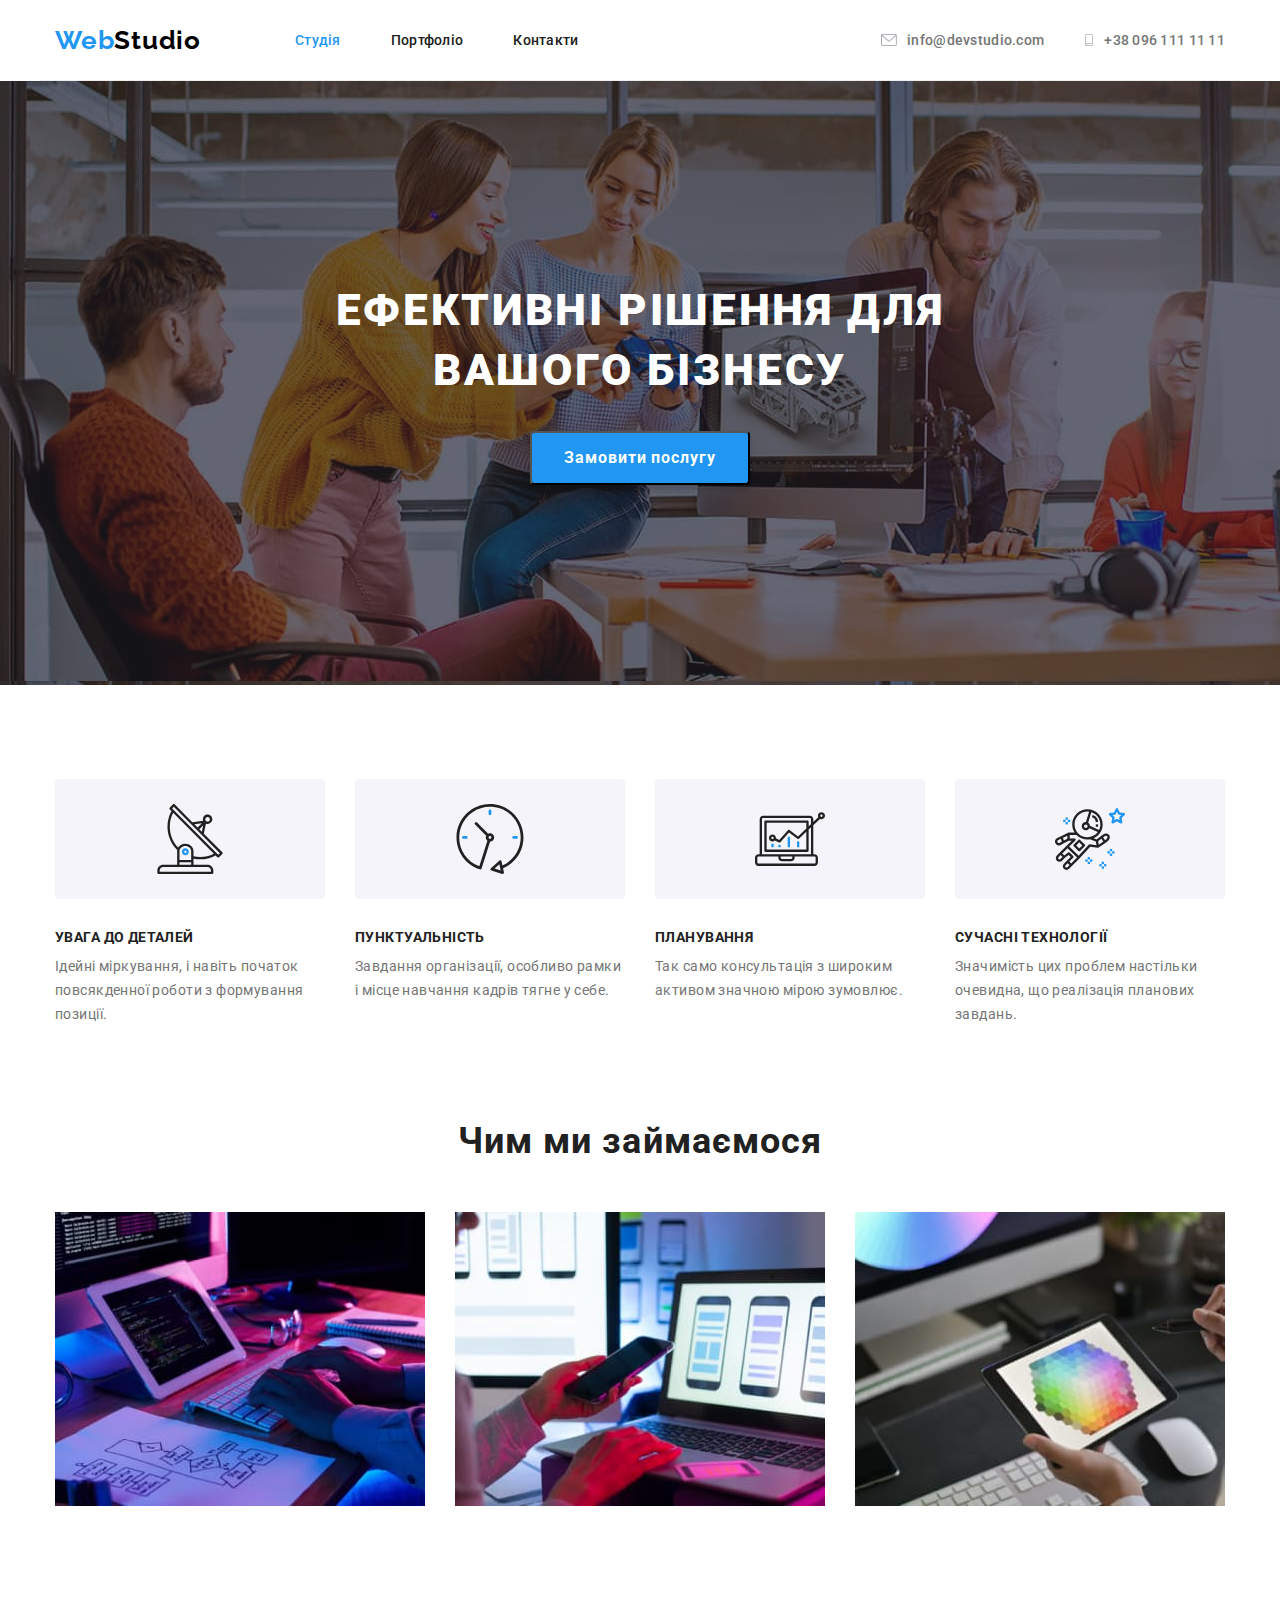
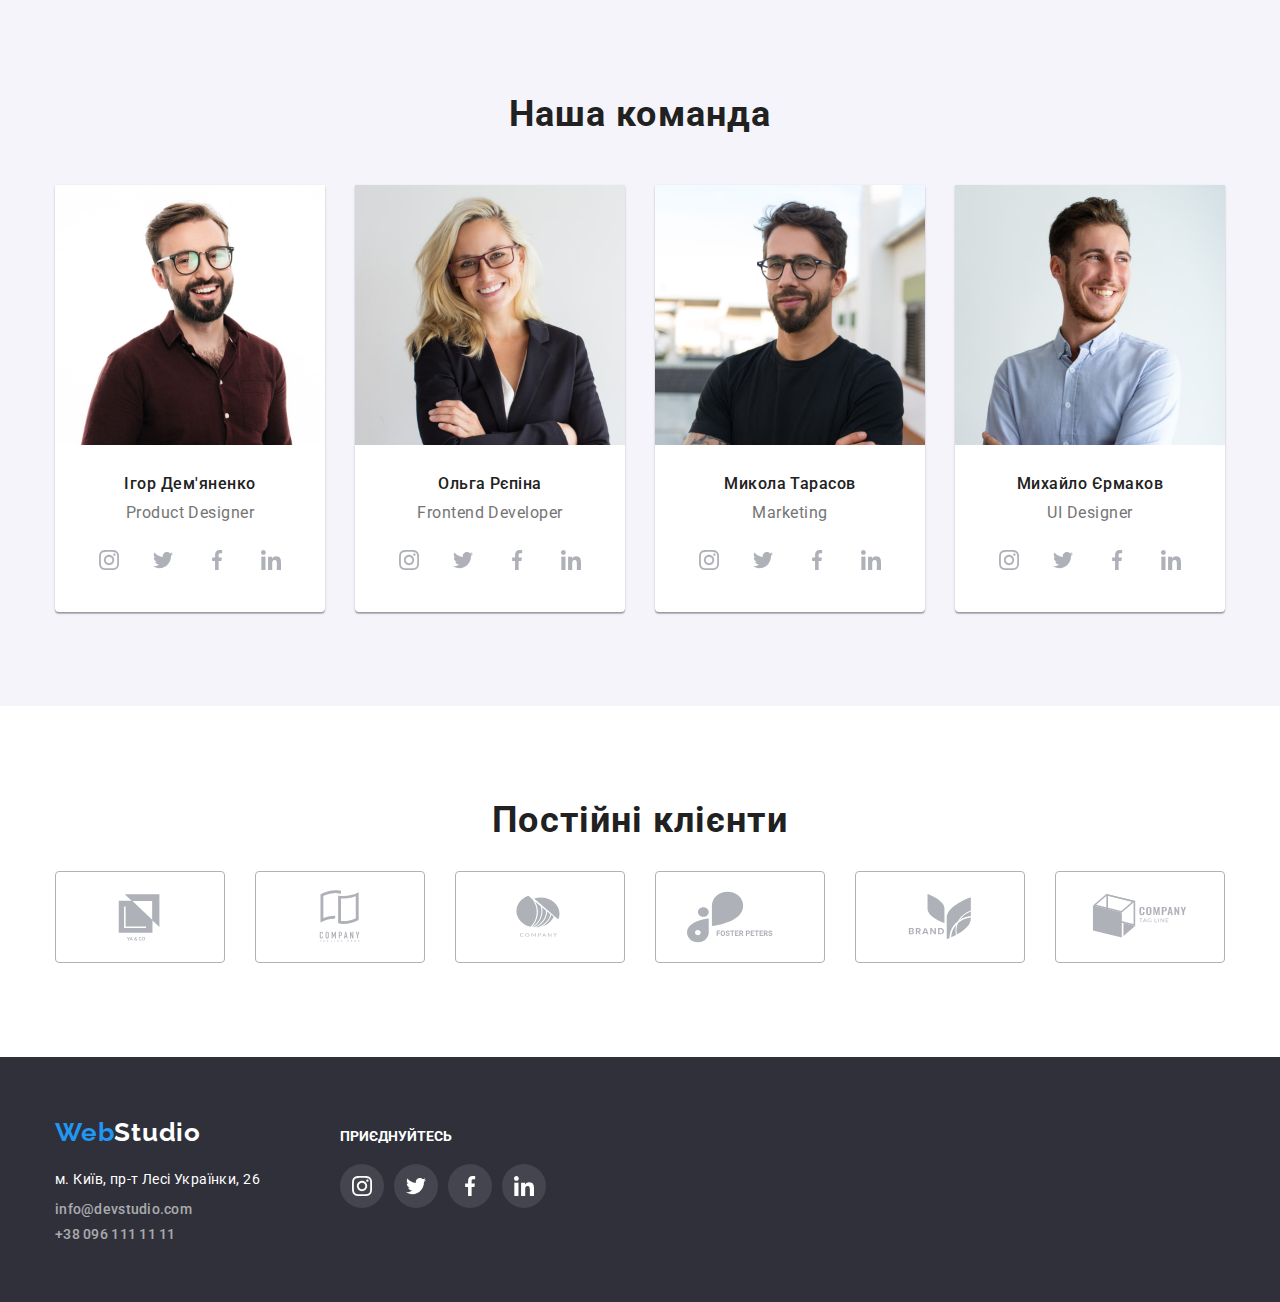
<file: index.html>
<!DOCTYPE html>
<html lang="uk">
  <head>
    <meta charset="UTF-8" />
    <meta http-equiv="X-UA-Compatible" content="IE=edge" />
    <meta name="viewport" content="width=device-width, initial-scale=1.0" />
    <title>WebStudio</title>
    <link rel="preconnect" href="https://fonts.googleapis.com" />
    <link rel="preconnect" href="https://fonts.gstatic.com" crossorigin />
    <link
      href="https://fonts.googleapis.com/css2?family=Raleway:wght@700&family=Roboto:wght@400;500;700;900&display=swap"
      rel="stylesheet"
    />
    <link
      rel="stylesheet"
      href="https://cdnjs.cloudflare.com/ajax/libs/modern-normalize/2.0.0/modern-normalize.min.css"
    />
    <link rel="stylesheet" href="./css/style.css" />
  </head>

  <body>
    <!-- Шапка сторінки -->
    <header class="header">
      <div class="container header-section">
        <nav>
          <a class="header-logo" href="./index.html"
            ><span class="accent">Web</span>Studio</a
          >
          <ul class="nav-header">
            <li>
              <a class="header-link current" href="./index.html">Студія</a>
            </li>
            <li>
              <a class="header-link" href="./portfolio.html">Портфоліо</a>
            </li>
            <li><a class="header-link" href="#Contacts">Контакти</a></li>
          </ul>
        </nav>
        <ul class="nav-header-contacts">
          <li>
            <a class="contact-link" href="mailto:info@devstudio.com">
              <svg class="contact-link-icon-mail">
                <use href="./sprite.svg#mail"></use>
              </svg>
              info@devstudio.com</a
            >
          </li>
          <li>
            <a class="contact-link" href="tel:+380961111111"
              ><svg class="contact-link-icon-phone">
                <use href="./sprite.svg#phone"></use>
              </svg>
              +38 096 111 11 11</a
            >
          </li>
        </ul>
      </div>
    </header>

    <!-- Унікальний контент сторінки -->
    <main class="main">
      <section class="section-first">
        <div class="container">
          <h1>Ефективні рішення для вашого бізнесу</h1>
          <button type="button">Замовити послугу</button>
        </div>
      </section>
      <section class="section-second">
        <!-- Переваги -->
        <div class="container">
          <h2 class="hidden">Переваги</h2>
          <ul>
            <li>
              <div class="sprite-bg">
                <svg class="sprite-icon">
                  <use href="./sprite.svg#antenna"></use>
                </svg>
              </div>
              <h3>Увага до деталей</h3>
              <p>
                Ідейні міркування, і навіть початок повсякденної роботи з
                формування позиції.
              </p>
            </li>
            <li>
              <div class="sprite-bg">
                <svg class="sprite-icon">
                  <use href="./sprite.svg#clock"></use>
                </svg>
              </div>
              <h3>Пунктуальність</h3>
              <p>
                Завдання організації, особливо рамки і місце навчання кадрів
                тягне у себе.
              </p>
            </li>
            <li>
              <div class="sprite-bg">
                <svg class="sprite-icon">
                  <use href="./sprite.svg#diagram"></use>
                </svg>
              </div>
              <h3>Планування</h3>
              <p>
                Так само консультація з широким активом значною мірою зумовлює.
              </p>
            </li>
            <li>
              <div class="sprite-bg">
                <svg class="sprite-icon">
                  <use href="./sprite.svg#astronaut"></use>
                </svg>
              </div>
              <h3>Сучасні технології</h3>
              <p>
                Значимість цих проблем настільки очевидна, що реалізація
                планових завдань.
              </p>
            </li>
          </ul>
        </div>
      </section>
      <section class="section-third">
        <div class="container">
          <h2>Чим ми займаємося</h2>
          <ul>
            <li>
              <img
                src="./img/foto1.jpg"
                alt="Програмує"
                width="370"
                height="294"
              />
            </li>
            <li>
              <img
                src="./img/foto2.jpg"
                alt="Перевіряє"
                width="370"
                height="294"
              />
            </li>
            <li>
              <img
                src="./img/foto3.jpg"
                alt="Обирає колір"
                width="370"
                height="294"
              />
            </li>
          </ul>
        </div>
      </section>
      <section class="section-team">
        <div class="container">
          <h2>Наша команда</h2>
          <ul class="section-team-box">
            <li class="section-team-list">
              <img
                src="./img/Igor.jpg"
                alt="Ігор Дем'яненко"
                width="270"
                height="260"
              />
              <div class="section-team-text">
                <h3>Ігор Дем'яненко</h3>
                <p>Product Designer</p>
                <ul class="section-team-icon">
                  <li>
                    <a href="#">
                      <svg>
                        <use href="./sprite.svg#instagram"></use>
                      </svg>
                    </a>
                  </li>
                  <li>
                    <a href="#">
                      <svg>
                        <use href="./sprite.svg#twitter"></use>
                      </svg>
                    </a>
                  </li>
                  <li>
                    <a href="#">
                      <svg>
                        <use href="./sprite.svg#facebook"></use>
                      </svg>
                    </a>
                  </li>
                  <li>
                    <a href="#">
                      <svg>
                        <use href="./sprite.svg#linkedin"></use>
                      </svg>
                    </a>
                  </li>
                </ul>
              </div>
            </li>
            <li class="section-team-list">
              <img
                src="./img/Olga.jpg"
                alt="Ольга Рєпіна"
                width="270"
                height="260"
              />
              <div class="section-team-text">
                <h3>Ольга Рєпіна</h3>
                <p>Frontend Developer</p>
                <ul class="section-team-icon">
                  <li>
                    <a href="#">
                      <svg>
                        <use href="./sprite.svg#instagram"></use>
                      </svg>
                    </a>
                  </li>
                  <li>
                    <a href="#">
                      <svg>
                        <use href="./sprite.svg#twitter"></use>
                      </svg>
                    </a>
                  </li>
                  <li>
                    <a href="#">
                      <svg>
                        <use href="./sprite.svg#facebook"></use>
                      </svg>
                    </a>
                  </li>
                  <li>
                    <a href="#">
                      <svg>
                        <use href="./sprite.svg#linkedin"></use>
                      </svg>
                    </a>
                  </li>
                </ul>
              </div>
            </li>
            <li class="section-team-list">
              <img
                src="./img/Muhailo.jpg"
                alt="Микола Тарасов"
                width="270"
                height="260"
              />
              <div class="section-team-text">
                <h3>Микола Тарасов</h3>
                <p>Marketing</p>
                <ul class="section-team-icon">
                  <li>
                    <a href="#">
                      <svg>
                        <use href="./sprite.svg#instagram"></use>
                      </svg>
                    </a>
                  </li>
                  <li>
                    <a href="#">
                      <svg>
                        <use href="./sprite.svg#twitter"></use>
                      </svg>
                    </a>
                  </li>
                  <li>
                    <a href="#">
                      <svg>
                        <use href="./sprite.svg#facebook"></use>
                      </svg>
                    </a>
                  </li>
                  <li>
                    <a href="#">
                      <svg>
                        <use href="./sprite.svg#linkedin"></use>
                      </svg>
                    </a>
                  </li>
                </ul>
              </div>
            </li>
            <li class="section-team-list">
              <img
                src="./img/Mukola.jpg"
                alt="Михайло Єрмаков"
                width="270"
                height="260"
              />
              <div class="section-team-text">
                <h3>Михайло Єрмаков</h3>
                <p>UI Designer</p>
                <ul class="section-team-icon">
                  <li>
                    <a href="#">
                      <svg>
                        <use href="./sprite.svg#instagram"></use>
                      </svg>
                    </a>
                  </li>
                  <li>
                    <a href="#">
                      <svg>
                        <use href="./sprite.svg#twitter"></use>
                      </svg>
                    </a>
                  </li>
                  <li>
                    <a href="#">
                      <svg>
                        <use href="./sprite.svg#facebook"></use>
                      </svg>
                    </a>
                  </li>
                  <li>
                    <a href="#">
                      <svg>
                        <use href="./sprite.svg#linkedin"></use>
                      </svg>
                    </a>
                  </li>
                </ul>
              </div>
            </li>
          </ul>
        </div>
      </section>
      <section class="partners">
        <div class="container">
          <h2>Постійні клієнти</h2>
          <ul>
            <li>
              <a href="#">
                <svg>
                  <use href="./sprite.svg#logo1"></use>
                </svg>
              </a>
            </li>
            <li>
              <a href="#">
                <svg>
                  <use href="./sprite.svg#logo2"></use>
                </svg>
              </a>
            </li>
            <li>
              <a href="#">
                <svg>
                  <use href="./sprite.svg#logo3"></use>
                </svg>
              </a>
            </li>
            <li>
              <a href="#">
                <svg>
                  <use href="./sprite.svg#logo4"></use>
                </svg>
              </a>
            </li>
            <li>
              <a href="#">
                <svg>
                  <use href="./sprite.svg#logo5"></use>
                </svg>
              </a>
            </li>
            <li>
              <a href="#">
                <svg>
                  <use href="./sprite.svg#logo6"></use>
                </svg>
              </a>
            </li>
          </ul>
        </div>
      </section>
    </main>

    <!-- Підвал сторінки -->
    <footer class="footer">
      <div class="container footer-box">
        <div>
          <a class="footer-logo" href="./index.html"
            ><span class="accent">Web</span>Studio</a
          >
          <address>
            <ul id="Contacts">
              <li class="footer-li">
                <a
                  class="contact-adress"
                  href="https://goo.gl/maps/pqNpNU1eey8ivass6"
                  target="_blank"
                  rel="noreferrer noopener"
                >
                  м. Київ, пр-т Лесі Українки, 26</a
                >
              </li>
              <li class="footer-li">
                <a class="contact-link" href="mailto:info@devstudio.com"
                  >info@devstudio.com</a
                >
              </li>
              <li class="footer-li">
                <a class="contact-link" href="tel:+380961111111"
                  >+38 096 111 11 11</a
                >
              </li>
            </ul>
          </address>
        </div>
        <div class="join">
          <p>приєднуйтесь</p>
          <ul>
            <li>
              <a href="">
                <svg>
                  <use href="./sprite.svg#instagram"></use>
                </svg>
              </a>
            </li>
            <li>
              <a href="">
                <svg>
                  <use href="./sprite.svg#twitter"></use>
                </svg>
              </a>
            </li>
            <li>
              <a href="">
                <svg>
                  <use href="./sprite.svg#facebook"></use>
                </svg>
              </a>
            </li>
            <li>
              <a href="">
                <svg>
                  <use href="./sprite.svg#linkedin"></use>
                </svg>
              </a>
            </li>
          </ul>
        </div>
      </div>
    </footer>
  </body>
</html>
</file>
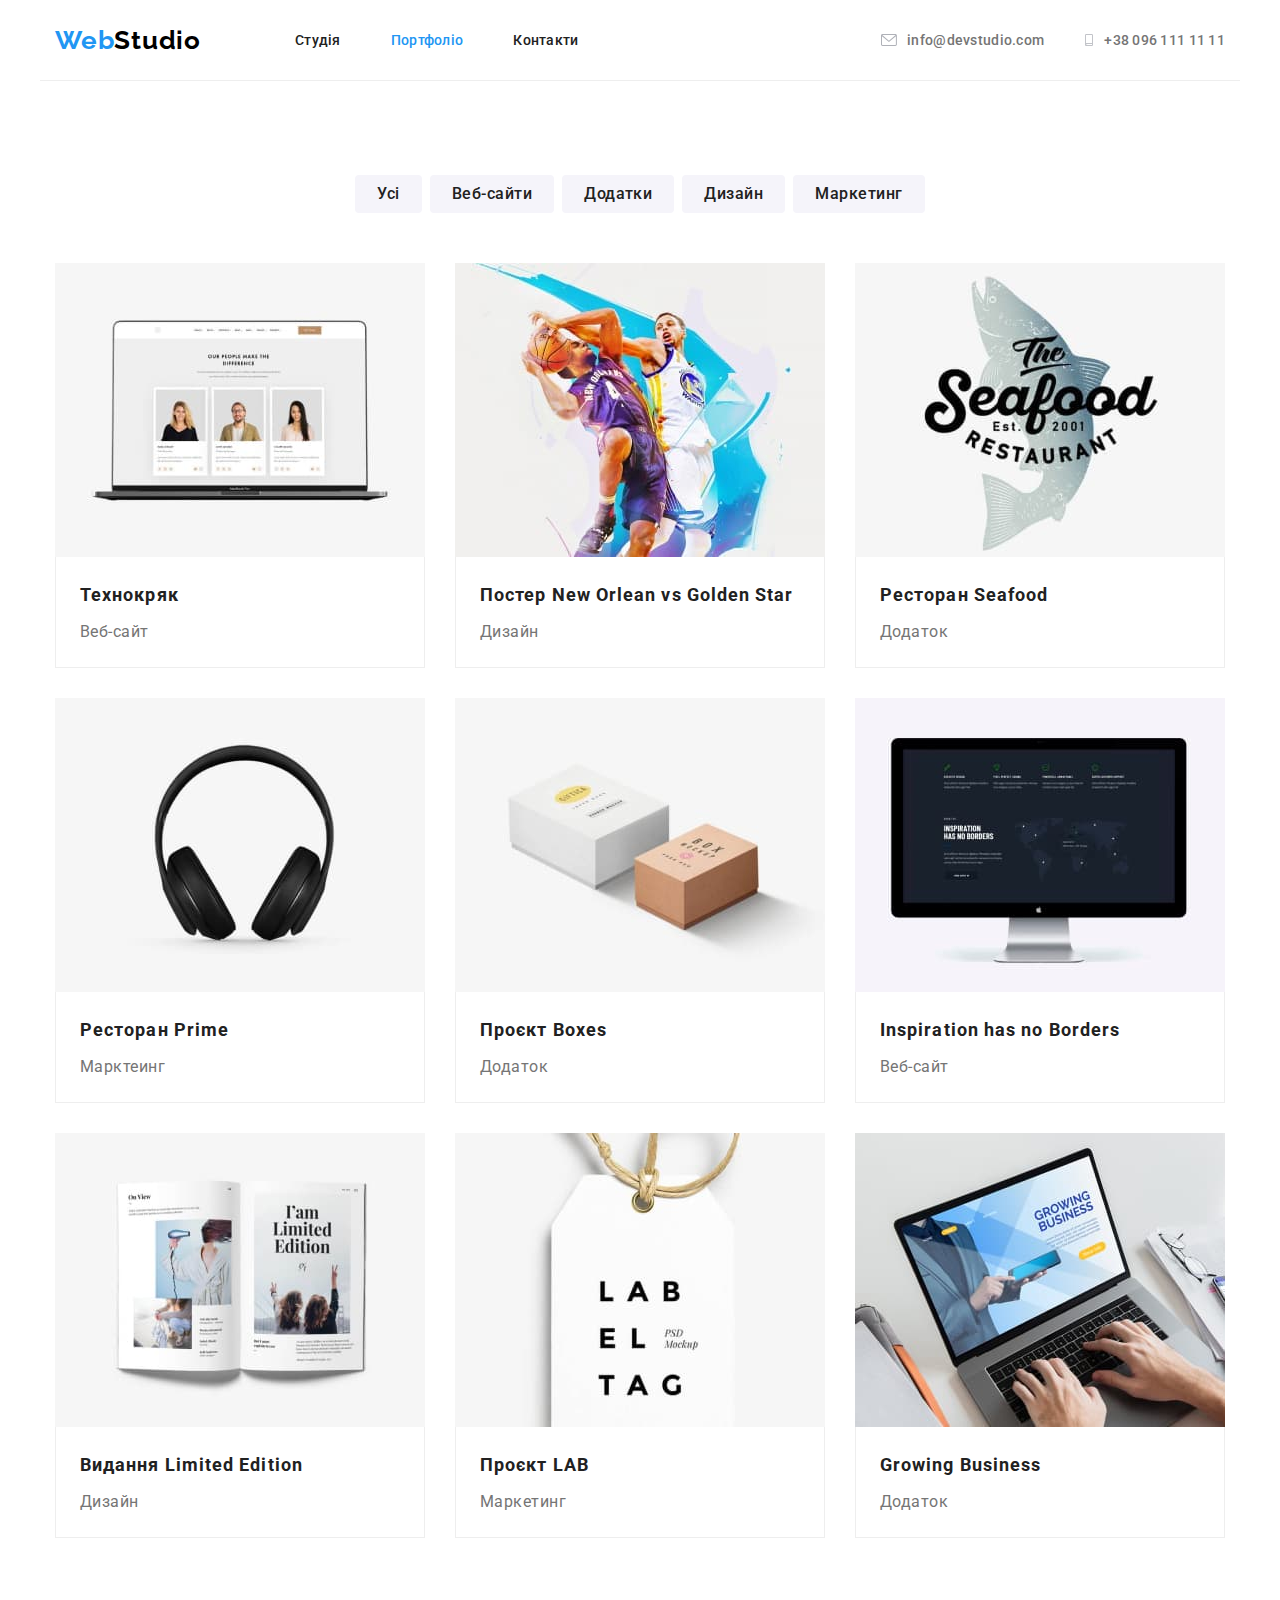
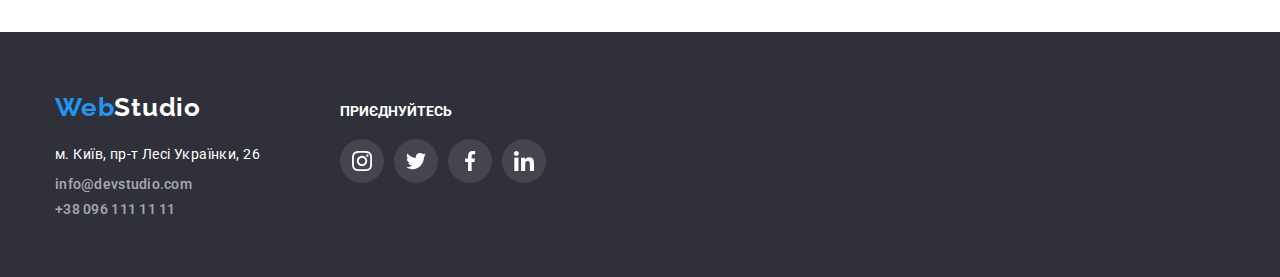
<file: portfolio.html>
<!DOCTYPE html>
<html lang="uk">
  <head>
    <meta charset="UTF-8" />
    <meta http-equiv="X-UA-Compatible" content="IE=edge" />
    <meta name="viewport" content="width=device-width, initial-scale=1.0" />
    <title>WebStudio</title>
    <link rel="preconnect" href="https://fonts.googleapis.com" />
    <link rel="preconnect" href="https://fonts.gstatic.com" crossorigin />
    <link
      href="https://fonts.googleapis.com/css2?family=Raleway:wght@700&family=Roboto:wght@400;500;700;900&display=swap"
      rel="stylesheet"
    />
    <link
      rel="stylesheet"
      href="https://cdnjs.cloudflare.com/ajax/libs/modern-normalize/2.0.0/modern-normalize.min.css"
    />
    <link rel="stylesheet" href="./css/style.css" />
  </head>

  <body>
    <!-- Шапка сторінки -->
    <header class="header">
      <div class="container header-section">
        <nav>
          <a class="header-logo" href="./index.html"
            ><span class="accent">Web</span>Studio</a
          >
          <ul class="nav-header">
            <li>
              <a class="header-link" href="./index.html">Студія</a>
            </li>
            <li>
              <a class="header-link current" href="./portfolio.html"
                >Портфоліо</a
              >
            </li>
            <li><a class="header-link" href="#Contacts">Контакти</a></li>
          </ul>
        </nav>
        <ul class="nav-header-contacts">
          <li>
            <a class="contact-link" href="mailto:info@devstudio.com">
              <svg class="contact-link-icon-mail">
                <use href="./sprite.svg#mail"></use>
              </svg>
              info@devstudio.com</a
            >
          </li>
          <li>
            <a class="contact-link" href="tel:+380961111111"
              ><svg class="contact-link-icon-phone">
                <use href="./sprite.svg#phone"></use>
              </svg>
              +38 096 111 11 11</a
            >
          </li>
        </ul>
      </div>
    </header>

    <!-- Унікальний контент сторінки -->
    <main class="main">
      <section class="section-services">
        <div class="container">
          <h1 class="hidden">Послуги</h1>
          <ul class="services-main-btn">
            <li><button type="button">Усі</button></li>
            <li><button type="button">Веб-сайти</button></li>
            <li><button type="button">Додатки</button></li>
            <li><button type="button">Дизайн</button></li>
            <li><button type="button">Маркетинг</button></li>
          </ul>

          <ul class="services">
            <li>
              <a href="#">
                <img
                  src="./img/technocriak.jpg"
                  alt="Технокряк"
                  width="370"
                  height="294"
                />
                <div class="services-text">
                  <h3>Технокряк</h3>
                  <p>Веб-сайт</p>
                </div>
              </a>
            </li>
            <li>
              <a href="#">
                <img
                  src="./img/orlean-poster.jpg"
                  alt="Постер New Orlean vs Golden Star"
                  width="370"
                  height="294"
                />
                <div class="services-text">
                  <h3>Постер New Orlean vs Golden Star</h3>
                  <p>Дизайн</p>
                </div>
              </a>
            </li>
            <li>
              <a href="#">
                <img
                  src="./img/seafood-resto.jpg"
                  alt="Ресторан Seafood"
                  width="370"
                  height="294"
                />
                <div class="services-text">
                  <h3>Ресторан Seafood</h3>
                  <p>Додаток</p>
                </div>
              </a>
            </li>
            <li>
              <a href="#">
                <img
                  src="./img/Project_Prime.jpg"
                  alt="Ресторан Prime"
                  width="370"
                  height="294"
                />
                <div class="services-text">
                  <h3>Ресторан Prime</h3>
                  <p>Марктеинг</p>
                </div>
              </a>
            </li>
            <li>
              <a href="#">
                <img
                  src="./img/Project_Boxes.jpg"
                  alt="Проєкт Boxes"
                  width="370"
                  height="294"
                />
                <div class="services-text">
                  <h3>Проєкт Boxes</h3>
                  <p>Додаток</p>
                </div>
              </a>
            </li>
            <li>
              <a href="#">
                <img
                  src="./img/Inspiration.jpg"
                  alt="Inspiration has no Borders"
                  width="370"
                  height="294"
                />
                <div class="services-text">
                  <h3>Inspiration has no Borders</h3>
                  <p>Веб-сайт</p>
                </div>
              </a>
            </li>
            <li>
              <a href="#">
                <img
                  src="./img/Limited_Edition.jpg"
                  alt="Видання Limited Edition"
                  width="370"
                  height="294"
                />
                <div class="services-text">
                  <h3>Видання Limited Edition</h3>
                  <p>Дизайн</p>
                </div>
              </a>
            </li>
            <li>
              <a href="#">
                <img
                  src="./img/Project_LAB.jpg"
                  alt="Проєкт LAB"
                  width="370"
                  height="294"
                />
                <div class="services-text">
                  <h3>Проєкт LAB</h3>
                  <p>Маркетинг</p>
                </div>
              </a>
            </li>
            <li>
              <a href="#">
                <img
                  src="./img/Growing_Business.jpg"
                  alt="Growing Business"
                  width="370"
                  height="294"
                />
                <div class="services-text">
                  <h3>Growing Business</h3>
                  <p>Додаток</p>
                </div>
              </a>
            </li>
          </ul>
        </div>
      </section>
    </main>

    <!-- Підвал сторінки -->
    <footer class="footer">
      <div class="container footer-box">
        <div>
          <a class="footer-logo" href="./index.html"
            ><span class="accent">Web</span>Studio</a
          >
          <address>
            <ul id="Contacts">
              <li class="footer-li">
                <a
                  class="contact-adress"
                  href="https://goo.gl/maps/pqNpNU1eey8ivass6"
                  target="_blank"
                  rel="noreferrer noopener"
                >
                  м. Київ, пр-т Лесі Українки, 26</a
                >
              </li>
              <li class="footer-li">
                <a class="contact-link" href="mailto:info@devstudio.com"
                  >info@devstudio.com</a
                >
              </li>
              <li class="footer-li">
                <a class="contact-link" href="tel:+380961111111"
                  >+38 096 111 11 11</a
                >
              </li>
            </ul>
          </address>
        </div>
        <div class="join">
          <p>приєднуйтесь</p>
          <ul>
            <li>
              <a href="">
                <svg>
                  <use href="./sprite.svg#instagram"></use>
                </svg>
              </a>
            </li>
            <li>
              <a href="">
                <svg>
                  <use href="./sprite.svg#twitter"></use>
                </svg>
              </a>
            </li>
            <li>
              <a href="">
                <svg>
                  <use href="./sprite.svg#facebook"></use>
                </svg>
              </a>
            </li>
            <li>
              <a href="">
                <svg>
                  <use href="./sprite.svg#linkedin"></use>
                </svg>
              </a>
            </li>
          </ul>
        </div>
      </div>
    </footer>
  </body>
</html>
</file>
<file: css/style.css>
ul {
  list-style-type: none;
  margin-top: 0;
  margin-bottom: 0;
  padding-left: 0;
}
a {
  text-decoration: none;
}
img {
  display: block;
}
p {
  margin-top: auto;
  margin-bottom: auto;
}
:root {
  --color-brand: #2196f3;
  --color-primary: #212121;
  --color-secondary: #757575;
  --color-primary-light: #ffffff;
  --font-family-brand: "Raleway", sans-serif;
  --font-family-primary: "Roboto", sans-serif;
  --color-sprite1: #afb1b8;
  --color-icon: #f5f4fa;
}

body {
  color: var(--color-primary);
  font-family: var(--font-family-primary);
  font-size: 14px;
  font-weight: 400;
}

.hidden {
  position: absolute;
  width: 1px;
  height: 1px;
  margin: -1px;
  border: 0;
  padding: 0;
  white-space: nowrap;
  clip-path: inset(100%);
  clip: rect(0 0 0 0);
  overflow: hidden;
}

.container {
  width: 1200px;
  margin-right: auto;
  margin-left: auto;
  padding-left: 15px;
  padding-right: 15px;
}

.header {
  background-color: var(--color-primary-light);
}
.header-section {
  display: flex;
  align-items: center;
  border-bottom: 1px solid #eeeeee;
}
.header-logo {
  color: black;
  font-family: var(--font-family-brand);
  font-size: 26px;
  font-weight: 700;
  line-height: 1.17;
  letter-spacing: 0.78px;
  margin-right: 94px;
}
.header-logo .accent {
  color: var(--color-brand);
}
.header-link {
  color: var(--color-primary);
  font-weight: 500;
  line-height: 1.17;
  letter-spacing: 0.28px;
  padding: 32px 0px;
  display: block;
}
.header-link:hover,
.header-link.current {
  color: var(--color-brand);
  padding: 32px 0px;
}
nav {
  display: flex;
  align-items: center;
}
.nav-header {
  display: flex;
  justify-content: flex-end;
  gap: 50px;
  margin: 0;
  list-style: none;
}

.nav-header-contacts {
  display: flex;
  gap: 40px;
  margin-left: auto;
  margin-bottom: 0;
  margin-top: 0;
  padding-left: 0;
  list-style: none;
}

.contact-link {
  color: var(--color-secondary);
  font-weight: 500;
  letter-spacing: 0.28px;
  display: flex;
  align-items: center;
}
.contact-link-icon-mail {
  fill: var(--color-sprite1);
  width: 16px;
  height: 12px;
  margin-right: 10px;
}
.contact-link-icon-phone {
  fill: var(--color-sprite1);
  width: 10px;
  height: 12px;
  margin-right: 10px;
}
.contact-link:hover,
.contact-link:hover svg,
.contact-link:focus,
.contact-link:focus svg {
  color: var(--color-brand);
  fill: var(--color-brand);
}

.footer {
  background-color: #2f303a;
  padding: 60px 0px;
  margin: auto;
}
.footer-box {
  display: flex;
  align-items: baseline;
}
.footer address {
  font-style: normal;
}
.footer-li {
  margin-bottom: 9px;
}
.footer-li:last-child {
  margin-bottom: 0;
}

.footer-logo {
  color: var(--color-primary-light);
  font-family: var(--font-family-brand);
  font-size: 26px;
  font-weight: 700;
  line-height: 1.17;
  letter-spacing: 0.78px;
  margin-bottom: 20px;
  display: block;
}
.footer-logo .accent {
  color: var(--color-brand);
}
.contact-adress {
  color: var(--color-primary-light);
  line-height: 1.71;
  letter-spacing: 0.42px;
  margin-bottom: 9px;
}
.footer .contact-link {
  color: rgba(255, 255, 255, 0.6);
}
.join {
  margin-left: 80px;
}
.join p {
  font-size: 14px;
  font-weight: 700;
  text-transform: uppercase;

  color: var(--color-primary-light);
  margin-bottom: 20px;
}
.join ul {
  display: flex;
  gap: 10px;
}

.join a {
  width: 44px;
  height: 44px;
  border-radius: 50%;
  display: flex;
  align-items: center;
  justify-content: center;
  background-color: rgba(255, 255, 255, 0.1);
}
.join svg {
  width: 20px;
  height: 20px;
  fill: var(--color-primary-light);
}
.join a:hover,
.join a:hover svg,
.join a:focus,
.join a:focus svg {
  background-color: var(--color-brand);
  fill: var(--color-primary-light);
}

.main {
  background-color: var(--color-primary-light);
}
.section-first {
  background-color: #2f303a;
  background-image: linear-gradient(
      rgba(47, 48, 58, 0.4),
      rgba(47, 48, 58, 0.4)
    ),
    url(../img/bg.jpg);
  padding-top: 200px;
  padding-bottom: 200px;
  max-width: 1600px;
  display: flex;
  margin: auto;
}
.section-first h1 {
  color: var(--color-primary-light);
  text-transform: uppercase;
  font-size: 44px;
  font-weight: 900;
  line-height: 1.36;
  letter-spacing: 2.64px;
  max-width: 696px;
  text-align: center;
  margin: auto;
  margin-bottom: 30px;
}
.section-first button {
  background-color: var(--color-brand);
  color: var(--color-primary-light);
  cursor: pointer;

  border-radius: 4px;
  box-shadow: 0px 4px 4px 0px rgba(0, 0, 0, 0.15);
  font-family: var(--font-family-primary);
  font-size: 16px;
  font-weight: 700;
  line-height: 1.875;
  letter-spacing: 0.96px;
  padding: 10px 32px;
  display: flex;
  justify-content: center;
  margin: auto;
}
.section-second {
  padding-top: 94px;
  padding-bottom: 47px;
}
.section-second ul {
  display: inline-flex;
  gap: 30px;
}
.section-second li {
  max-width: 270px;
}
.section-second h3 {
  font-size: 14px;
  font-weight: 700;
  letter-spacing: 0.42px;
  text-transform: uppercase;
  margin-top: 0;
  margin-bottom: 10px;
}
.section-second p {
  color: var(--color-secondary);
  line-height: 1.7;
  font-size: 14px;
  letter-spacing: 0.42px;
  margin-top: 0;
  margin-bottom: 0;
}
.sprite-bg {
  background-color: var(--color-icon);
  width: 270px;
  height: 120px;
  border-radius: 4px;
  margin-bottom: 30px;
  display: flex;
  align-items: center;
  justify-content: center;
}
.sprite-icon {
  width: 70px;
  height: 70px;
}
.section-third {
  padding-bottom: 94px;
  padding-top: 47px;
  margin-top: 0;
  margin-bottom: 0;
}
.section-third h2 {
  text-align: center;
  font-size: 36px;
  font-weight: 700;
  letter-spacing: 1.08px;
  margin-top: 0;
  margin-bottom: 50px;
}
.section-third ul {
  display: flex;
  margin-top: 0;
  gap: 30px;
  margin-bottom: 0;
}
.section-team {
  padding-top: 94px;
  padding-bottom: 94px;
  background-color: var(--color-icon);
}
.section-team-box {
  display: flex;
  gap: 30px;
}
.section-team-list {
  border-radius: 0px 0px 4px 4px;
  background: #fff;
  box-shadow: 0px 2px 1px 0px rgba(0, 0, 0, 0.2),
    0px 1px 1px 0px rgba(0, 0, 0, 0.14), 0px 1px 3px 0px rgba(0, 0, 0, 0.12);
}
.section-team h2 {
  text-align: center;
  font-size: 36px;
  font-weight: 700;
  letter-spacing: 1.08px;
  margin-top: 0;
  margin-bottom: 50px;
}
.section-team-text {
  padding: 30px 0;
}
.section-team h3 {
  text-align: center;
  font-size: 16px;
  font-weight: 500;
  letter-spacing: 0.48px;
  margin-top: 0;
  margin-bottom: 10px;
}
.section-team p {
  text-align: center;
  color: var(--color-secondary);
  font-size: 16px;
  font-weight: 400;
  letter-spacing: 0.48px;
  margin-top: 0;
  margin-bottom: 0;
}
.section-team-icon {
  display: flex;
  gap: 10px;
  justify-content: center;
  margin-top: 16px;
}

.section-team-icon a {
  display: flex;
  width: 44px;
  height: 44px;
  justify-content: center;
  align-items: center;
  border-radius: 50%;
}

.section-team-icon svg {
  fill: var(--color-sprite1);
  width: 20px;
  height: 20px;
}
.section-team-icon a:hover,
.section-team-icon a:hover svg,
.section-team-icon a:focus,
.section-team-icon a:focus svg {
  background-color: var(--color-brand);
  fill: var(--color-primary-light);
}
.partners {
  padding-top: 94px;
  padding-bottom: 94px;
}
.partners h2 {
  text-align: center;
  font-size: 36px;
  font-weight: 700;
  letter-spacing: 1.08px;
  margin-top: 0;
}
.partners ul {
  display: flex;
  list-style: none;
  margin: 0 auto;
  gap: 30px;
  align-items: center;
}
.partners li {
  width: 170px;
  height: 92px;
  display: flex;
  align-items: center;
  justify-content: center;
}
.partners a {
  width: 170px;
  height: 92px;
  display: flex;
  align-items: center;
  justify-content: center;
  border-radius: 4px;
  border: 1px solid var(--color-sprite1);
}
.partners svg {
  fill: var(--color-sprite1);
  width: 106px;
  height: 60px;
}
.partners a:hover,
.partners a:hover svg,
.partners a:focus,
.partners a:focus svg {
  border-color: var(--color-brand);
  fill: var(--color-brand);
}
.section-services {
  padding-top: 94px;
  padding-bottom: 94px;
  justify-content: center;
}
.services-main-btn {
  display: flex;
  list-style: none;
  justify-content: center;
  margin-bottom: 50px;
  gap: 8px;
}
.services-main-btn button {
  background-color: #f5f4fa;
  color: var(--color-primary);
  border: none;
  border-radius: 4px;
  font-family: var(--font-family-primary);
  font-size: 16px;
  font-weight: 500;
  line-height: 1.625;
  letter-spacing: 0.48px;
  padding: 6px 22px;
  display: flex;
  cursor: pointer;
}
.services-main-btn button:hover,
.services-main-btn button:active,
.services-main-btn button:focus {
  background-color: var(--color-brand);
  color: var(--color-primary-light);
  box-shadow: 0px 2px 2px 0px rgba(0, 0, 0, 0.12),
    0px 1px 2px 0px rgba(0, 0, 0, 0.08), 0px 3px 1px 0px rgba(0, 0, 0, 0.1);
}
.services {
  list-style: none;
  display: flex;
  flex-wrap: wrap;
  justify-content: space-evenly;
  width: 1170px;
  gap: 30px;
}
.services li {
  max-width: 370px;
}

.services a {
  text-decoration: none;
  display: block;
}
.services a:hover,
.services a:focus {
  box-shadow: 0px 3px 1px rgba(0, 0, 0, 0.1), 0px 1px 2px rgba(0, 0, 0, 0.08),
    0px 2px 2px rgba(0, 0, 0, 0.12);
}
.services-text {
  padding: 20px 24px;
  border-bottom: 1px solid #eee;
  border-left: 1px solid #eee;
  border-right: 1px solid #eee;
}
.services h3 {
  color: var(--color-primary);
  font-size: 18px;
  font-weight: 700;
  line-height: 2;
  letter-spacing: 1.08px;
  margin-top: 0;
  margin-bottom: 4px;
}
.services p {
  color: var(--color-secondary);
  font-size: 16px;
  line-height: 1.875;
  letter-spacing: 0.48px;
}
</file>
